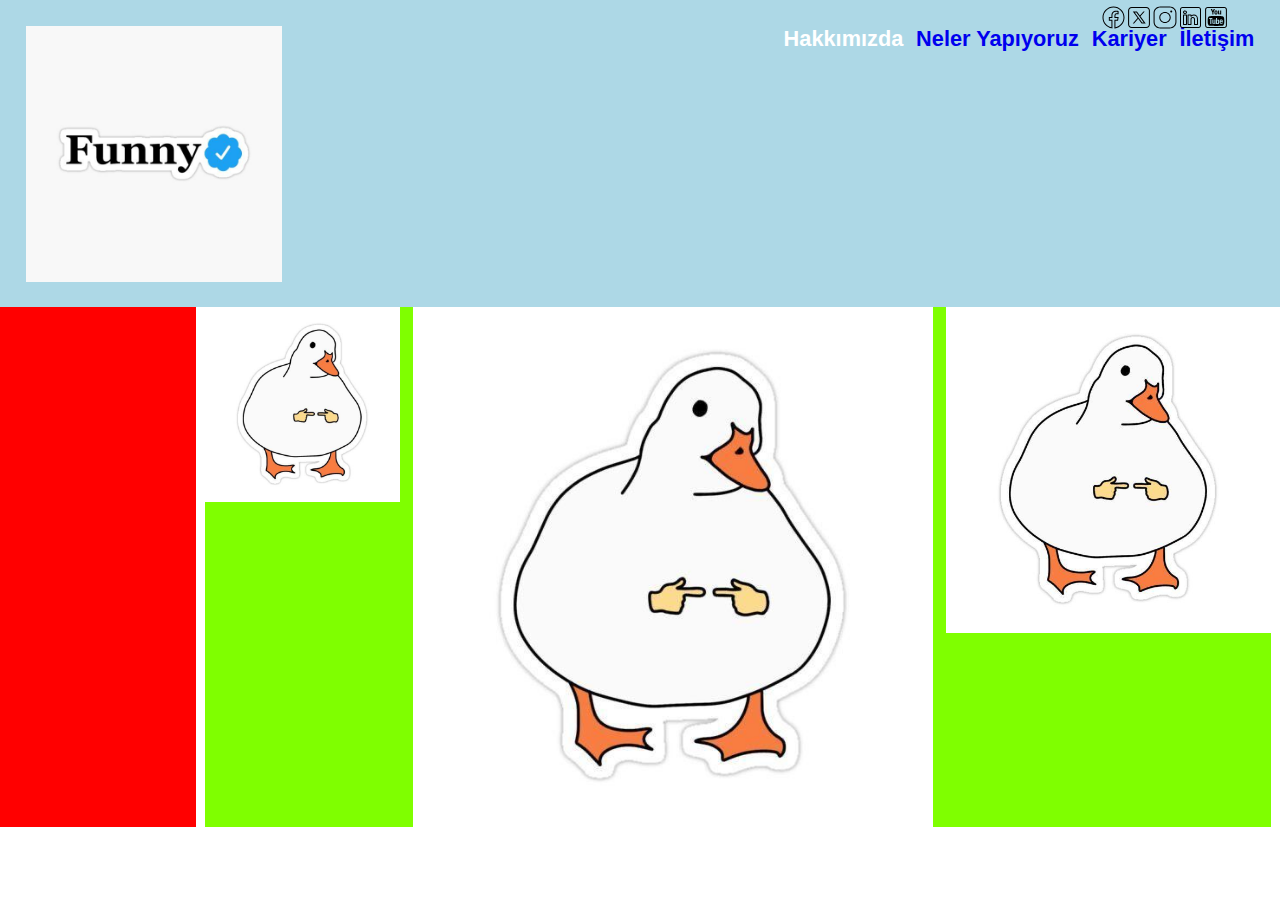
<file: index.html>
<!DOCTYPE html>
<html lang="en">
<head>
    <meta charset="UTF-8">
    <meta name="viewport" content="width=device-width, initial-scale=1.0">
    <title>Document</title>
    <link rel="stylesheet" href="reset.css">
    <link rel="stylesheet" href="style.css">
</head>
<body>
    
    <!-- ana container -->
     <div class="container">

        <div class="header">
            <div id="logo">
                <img src="logo2.jpg" alt="">
            </div>

            <!-- yonlendirmeler -->


            <div id="yonlendirmeler">
                <a href="https://www.w3schools.com/css/default.asp"></a>Hakkımızda</a>
                <a href="https://www.w3schools.com/css/default.asp">Neler Yapıyoruz</a>
                <a href="https://www.w3schools.com/css/default.asp">Kariyer</a>
                <a href="https://www.w3schools.com/css/default.asp">İletişim</a>
 
        
        </div>
        <div id="icons">
            <a class="tag" href="https://icons8.com/">
                <img src="facebook.svg" alt="">
            </a>
            <a class="tag" href="https://icons8.com/">
                <img src="icons8-x.svg" alt="">
            </a>
            <a class="tag" href="https://icons8.com/">
                <img src="instagram.svg" alt="">
            </a>
            <a class="tag" href="https://icons8.com/">
                <img src="linkedin.svg" alt="">
            </a>
            <a class="tag" href="https://icons8.com/">
                <img src="youtube.svg" alt="">
            </a>
         </div>

        </div>

        <!-- content section -->

        <div id="content">

            <div id="leftSection"></div>
            <div id="mainSection">

                <!-- upper content -->
                <div id="upperContent">
                    <div id="upperLeft">
                        <img src="d9604bcea84c07fe88a4796097662058.jpg" alt="">
                    </div>
                    <div id="upperCenter">
                        <img src="d9604bcea84c07fe88a4796097662058.jpg" alt="">
                    </div>
                    <div id="upperRight">
                        <img src="d9604bcea84c07fe88a4796097662058.jpg" alt="">
                    </div>
                </div>

                <!-- middle main content -->
                 <div id="middleContent"></div>
                 <div id="lowerContent"></div>
            </div>
        </div>
     </div>
     
</body>
</html>
</file>
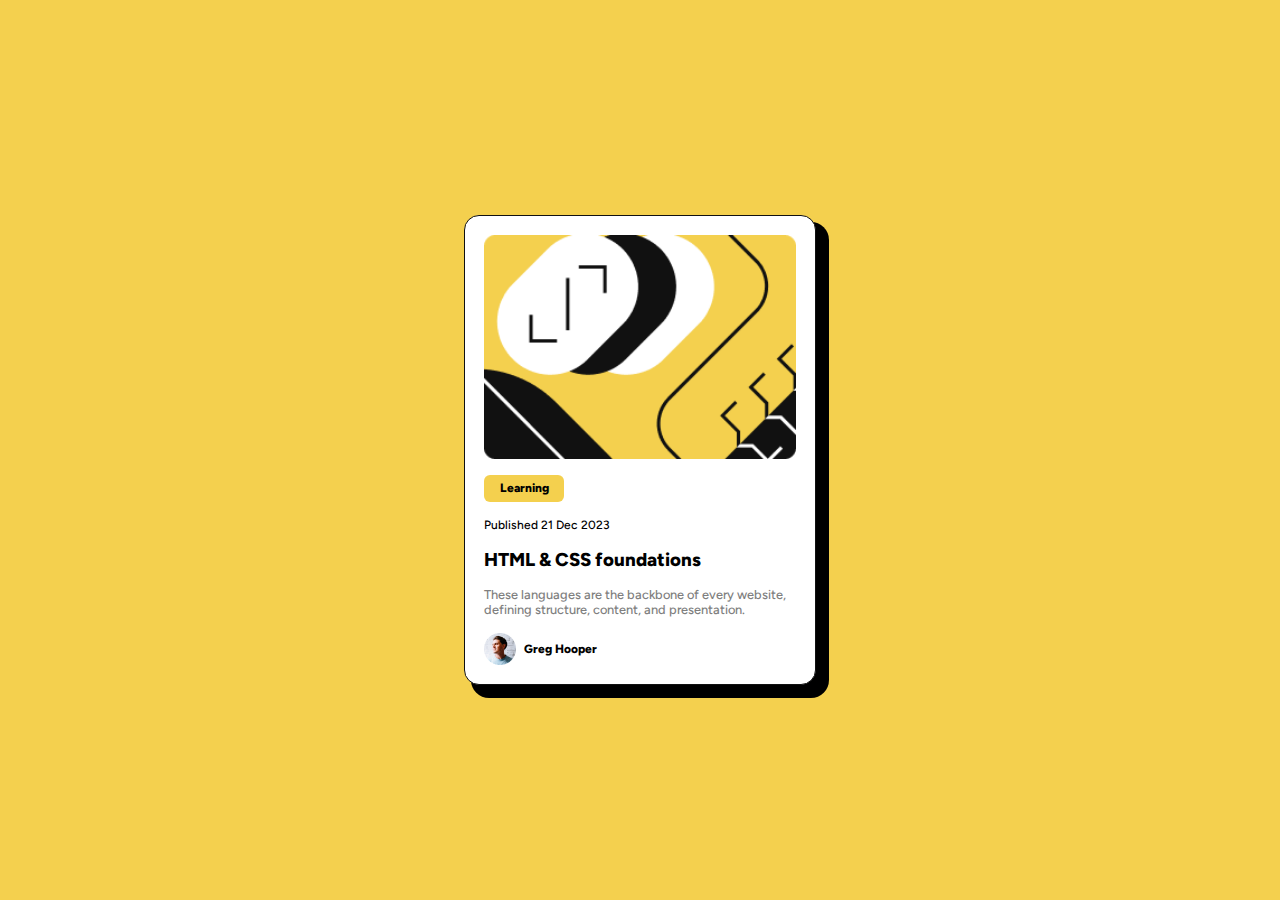
<file: Blog-Preview-Card-Project/index.html>
<!DOCTYPE html>
<html lang="en">
  <head>
    <meta charset="UTF-8" />
    <meta name="viewport" content="width=device-width, initial-scale=1.0" />
    <title>Document</title>
    <link rel="stylesheet" href="style.css" />
    <link rel="preconnect" href="https://fonts.googleapis.com" />
    <link rel="preconnect" href="https://fonts.gstatic.com" crossorigin />
    <link
      href="https://fonts.googleapis.com/css2?family=Figtree:ital,wght@0,300..900;1,300..900&display=swap"
      rel="stylesheet"
    />
  </head>
  <body>
    <main>
      <div>
        <img src="public/blogimage.png" alt="blogimage" />
        <P class="extraBold smallSizeFont">Learning</P>
        <p class="mediumP smallSizeFont">Published 21 Dec 2023</p>
        <h3 class="extraBold">HTML & CSS foundations</h3>
        <p class="mediumP">
          These languages are the backbone of every website, defining structure,
          content, and presentation.
        </p>
        <div>
          <img src="public/userpic.png" alt="userpic" />
          <p class="smallSizeFont">Greg Hooper</p>
        </div>
      </div>
    </main>
  </body>
</html>
</file>
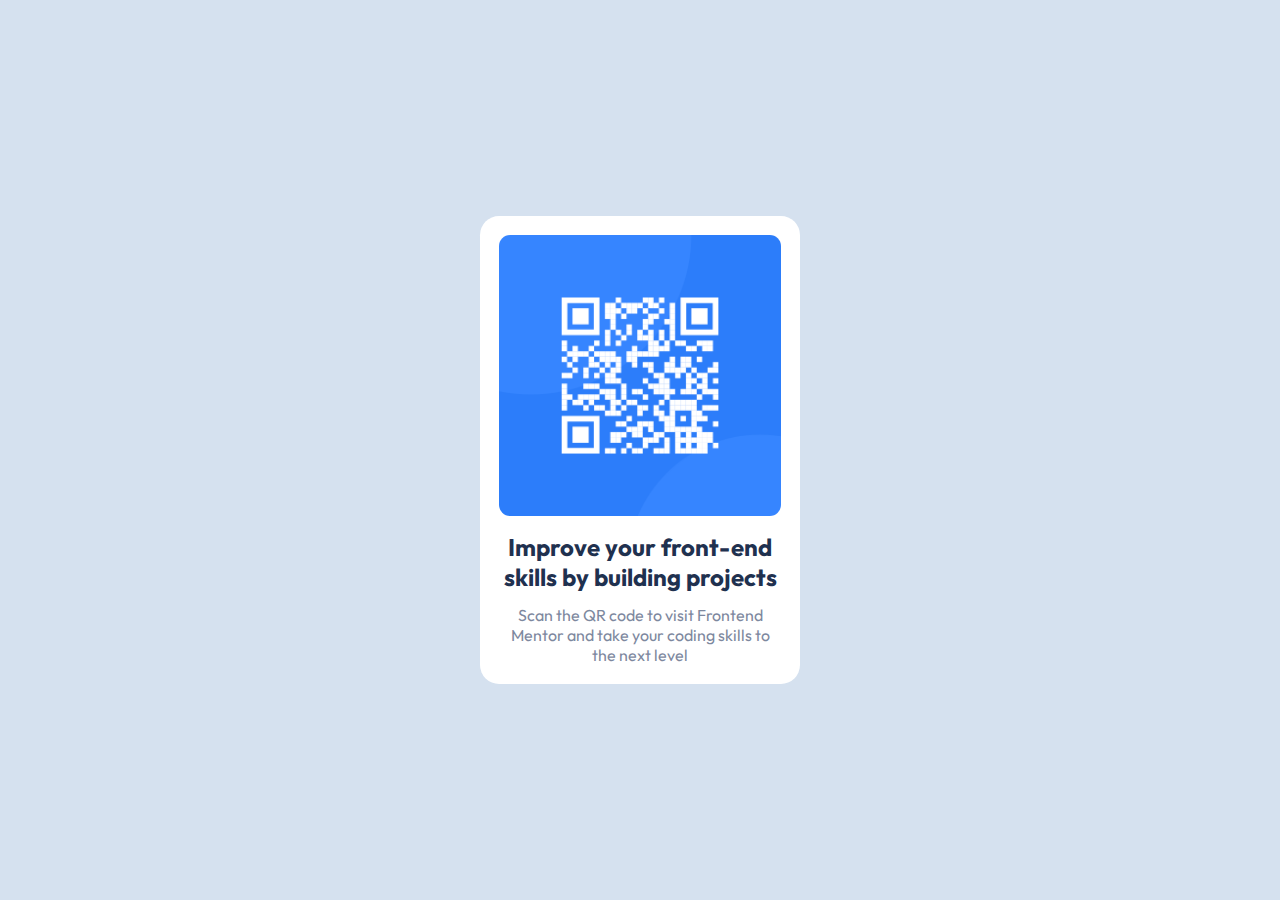
<file: QR-Code-Component-Project/index.html>
<!DOCTYPE html>
<html lang="en">
  <head>
    <meta charset="UTF-8" />
    <meta name="viewport" content="width=device-width, initial-scale=1.0" />
    <title>Document</title>
    <link rel="stylesheet" href="style.css" />
    <link rel="preconnect" href="https://fonts.googleapis.com" />
    <link rel="preconnect" href="https://fonts.gstatic.com" crossorigin />
    <link
      href="https://fonts.googleapis.com/css2?family=Outfit:wght@100..900&display=swap"
      rel="stylesheet"
    />
  </head>

  <body>
    <!-- main div -->
    <main>
      <div>
        <img src="image-qr-code.png" alt="image-qr-code, links to the front" />

        <h2 style="font-weight: 700; color: #1f314f">
          Improve your front-end skills by building projects
        </h2>

        <p style="font-weight: 400; color: #7d889e">
          Scan the QR code to visit Frontend Mentor and take your coding skills
          to the next level
        </p>
      </div>
    </main>
  </body>
</html>
</file>
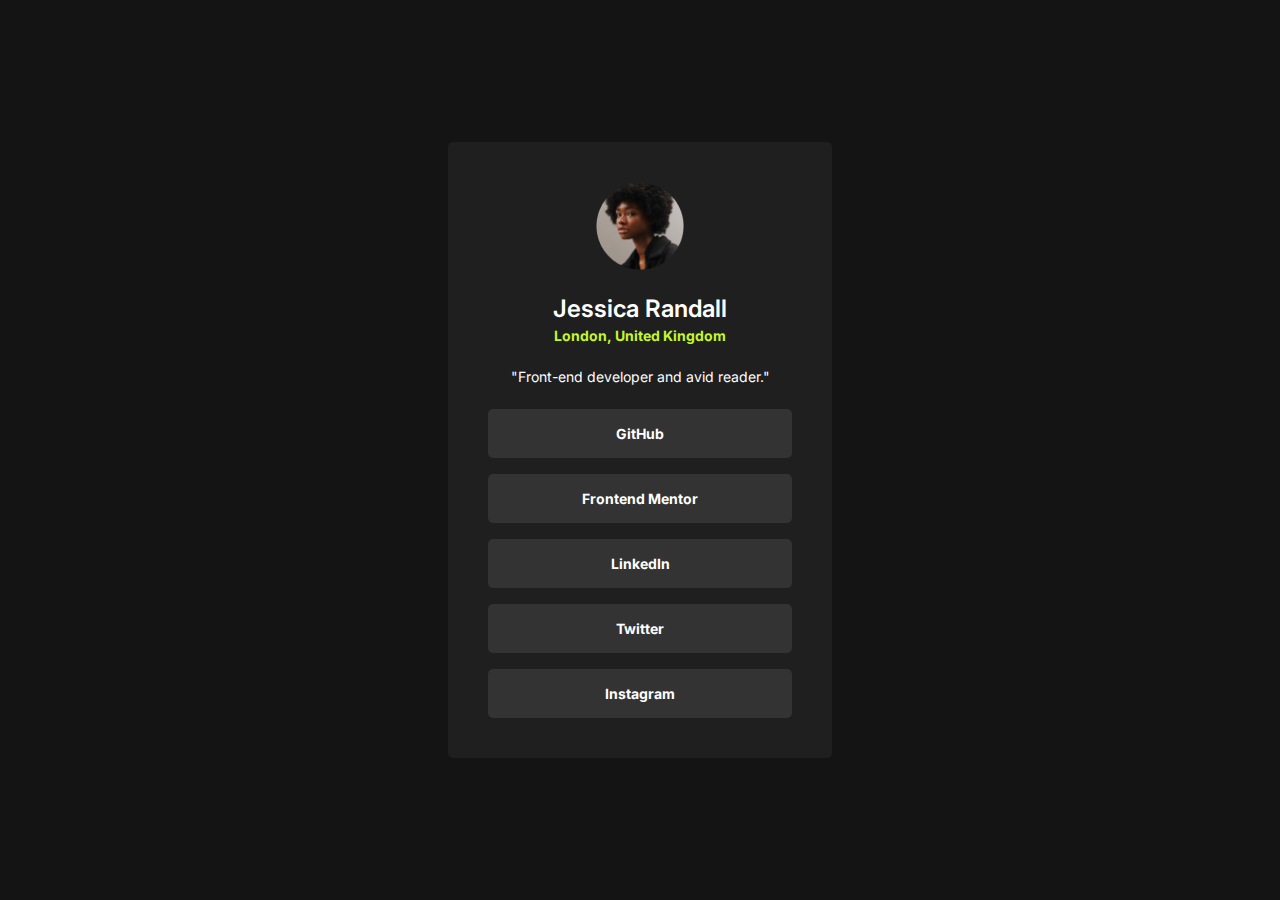
<file: Social-Links-Profile-Project/index.html>
<!DOCTYPE html>
<html lang="en">
  <head>
    <meta charset="UTF-8" />
    <meta name="viewport" content="width=device-width, initial-scale=1.0" />
    <title>Document</title>
    <link rel="stylesheet" href="style.css" />
    <link rel="preconnect" href="https://fonts.googleapis.com" />
    <link rel="preconnect" href="https://fonts.gstatic.com" crossorigin />
    <link
      href="https://fonts.googleapis.com/css2?family=Figtree:ital,wght@0,300..900;1,300..900&family=Inter:wght@100..900&display=swap"
      rel="stylesheet"
    />
  </head>
  <body>
    <main>
      <div>
        <img src="public/profile-pic.png" alt="profile-pic" />
        <div>
          <h1 class="name">Jessica Randall</h1>
        <h2 class="fontbold">London, United Kingdom</h2>
        </div>
        
        <p >"Front-end developer and avid reader."</p>

        <div class="grid-container fontbold">
          <div class="grid-item">GitHub</div>
          <div class="grid-item">Frontend Mentor</div>
          <div class="grid-item">LinkedIn</div>
          <div class="grid-item">Twitter</div>
          <div class="grid-item">Instagram</div>
        </div>
      </div>
    </main>
  </body>
</html>
</file>
<file: style.css>
/* html,body{
    height: 100%;
} */
.container{
    height: 100vh;
}
.header{
    background-color: lightblue;
    display: flex;
    flex-direction: row;
    justify-content: space-between;
    padding: 2vw;
    align-items: start;
}

#yonlendirmeler{
font-size: 1.7vw;
display: flex;
gap: 1vw;
font-weight: bold;
color: white;
}

#icons{
    display: flex;
    flex-direction: row;
    justify-content: space-around   ;
    position: absolute;
    top: 0;
    right: 0;
    padding-top:0.5vh ;
    padding-right:4vw ;
}
.tag{
    width: 2vw;
}

#logo{
    min-width: 5vw;
    width: 20vw;

   
}
#content{
    display: flex;

}
#leftSection{
background: red;
flex-grow: 1;

}
#mainSection{
background-color: chartreuse;
flex-grow: 4;
margin: 0 1vh;

}

#upperContent{
    display: flex;
    flex-direction: row;
    gap: 1vw;
}

#upperLeft{
        width: 5vw;
    flex-grow: 1;
    
}
#upperCenter{
    width: 10vw;
    flex-grow: 3;
}
#upperRight{
    width: 5vw;
    flex-grow: 2;
}
</file>
<file: Blog-Preview-Card-Project/style.css>
*,
*::before,
*::after {
  box-sizing: border-box;
}
* {
  margin: 0;
}

body {
  -webkit-font-smoothing: antialiased;
  height: 100vh;
  display: flex;
  justify-content: center;
  align-items: center;
  padding: 0 1rem;
}

img,
picture,
video,
canvas,
svg {
  display: block;
  max-width: 100%;
}

input,
button,
textarea,
select {
  font: inherit;
}

p,
h1,
h2,
h3,
h4,
h5,
h6 {
  overflow-wrap: break-word;
}

#root,
#__next {
  isolation: isolate;
}

html,
body {
  background-color: #f4d04e;
  font-family: "Figtree", sans-serif;
}

main > div {
  background-color: #ffffff;
  max-width: 22rem;
  padding: 1.2rem;
  border-radius: 15px;
  border-color: #111111;
  border-style: solid;
  border-width: 1px;
  text-align: start;
  display: flex;
  flex-direction: column;
  gap: 1rem;

  -webkit-box-shadow: 10px 10px 0px 3px rgba(0, 0, 0, 1);
  -moz-box-shadow: 10px 10px 0px 3px rgba(0, 0, 0, 1);
  box-shadow: 10px 10px 0px 3px rgba(0, 0, 0, 1);

}
.extraBold {
  font-weight: 800;
}
.mediumP {
  font-weight: 500;
}

main > div > p:nth-child(2) {
  background-color: #f4d04e;
  max-width: 5rem;
  padding: 0.4rem;
  border-radius: 6px;
  text-align: center;
}

main > div > p:nth-child(5) {
  color: #7f7f7f;
  font-size: 0.8rem;
}

main > div > div:last-child {
  display: flex;
  flex-direction: row;
  gap: 0.5rem;
  align-items: center;
  font-weight: 800;
}

.smallSizeFont {
  font-size: 0.75rem;
}

h3.extraBold:hover{
    color: #f4d04e;
}

@media screen and (max-width: 320px) {
  main > div {
    -webkit-box-shadow: 10px 10px 0px -2px rgba(0, 0, 0, 1);
    -moz-box-shadow: 10px 10px 0px -2px rgba(0, 0, 0, 1);
    box-shadow: 10px 10px 0px -2px rgba(0, 0, 0, 1);
  }
  }
</file>
<file: QR-Code-Component-Project/style.css>
*,
*::before,
*::after {
  box-sizing: border-box;
}
* {
  margin: 0;
}

body {
 
  -webkit-font-smoothing: antialiased;
}

img,
picture,
video,
canvas,
svg {
  display: block;
  max-width: 100%;
}

input,
button,
textarea,
select {
  font: inherit;
}

p,
h1,
h2,
h3,
h4,
h5,
h6 {
  overflow-wrap: break-word;
}

#root,
#__next {
  isolation: isolate;
}

html,
body {
  background-color: #d5e1ef;
  font-family: Outfit;
}

main {
  height: 100vh;
  display: flex;
  justify-content: center;
  align-items: center;
}

main > div {
  background-color: #ffffff;
  border-radius: 1.2rem;
  height: auto;
  max-width: 20rem;
  display: flex;
  justify-content: center;
  align-items: center;
  flex-direction: column;
  padding: 1.2rem;
  text-align: center;
}

img {
  width: 100%;
  max-width: 100%;
  margin-bottom: 1rem;
  border-radius: 0.7rem;
}

p{
  margin-top: 0.8rem;
  
}
</file>
<file: Social-Links-Profile-Project/style.css>
*,
*::before,
*::after {
  box-sizing: border-box;
}
* {
  margin: 0;
}

body {
  -webkit-font-smoothing: antialiased;
  height: 100vh;
  background-color: #141414;
  display: flex;
  justify-content: center;
  align-items: center;
  color: #ffffff;
}

p,
h2,
h3,
h4,
h5,
h6,
div {
  overflow-wrap: break-word;
  font-size: 14px;
}

#root,
#__next {
  isolation: isolate;
}

main > div:first-child {
  background-color: #1f1f1f;
  display: flex;
  flex-direction: column;
  gap: 1.5rem;
  align-items: center;
  padding: 1.5rem 1.5rem;
  border-radius: 5px;

}
img {
  max-width: 5.5rem;
}
html {
  font-family: "Inter", sans-serif;
}
.name {
  font-size: 24px;
  font-weight: 600;
}
div>div:nth-child(2){
  text-align: center;
}
h2 {
  margin-top: 0.2rem;
  color: #c4f82a;
}
.fontbold {
  font-weight: 700;
}
p{
  font-weight: 400;
}

.grid-container {
  width: 100%;
  display: grid;
  grid-template-columns: auto;
  gap: 1rem;

}
.grid-item {
  background-color: #333333;
  text-align: center;
  border-radius: 5px;
 padding: 1rem 0 1rem 0;
}

.grid-item:hover{
  background-color: #c4f82a;
  color: black;
}
@media screen and (max-width: 767px) {
  main > div:first-child {
    max-width: 22rem;
  }
}
@media screen and (min-width: 768px) {
  main > div:first-child {
    width: 28.5rem;
    padding: 2.5rem 2.5rem;
  }
}
@media screen and (min-width: 1024px) {
  main > div:first-child {
    width: 24rem;
    padding: 2.5rem 2.5rem;
  }
}
</file>
